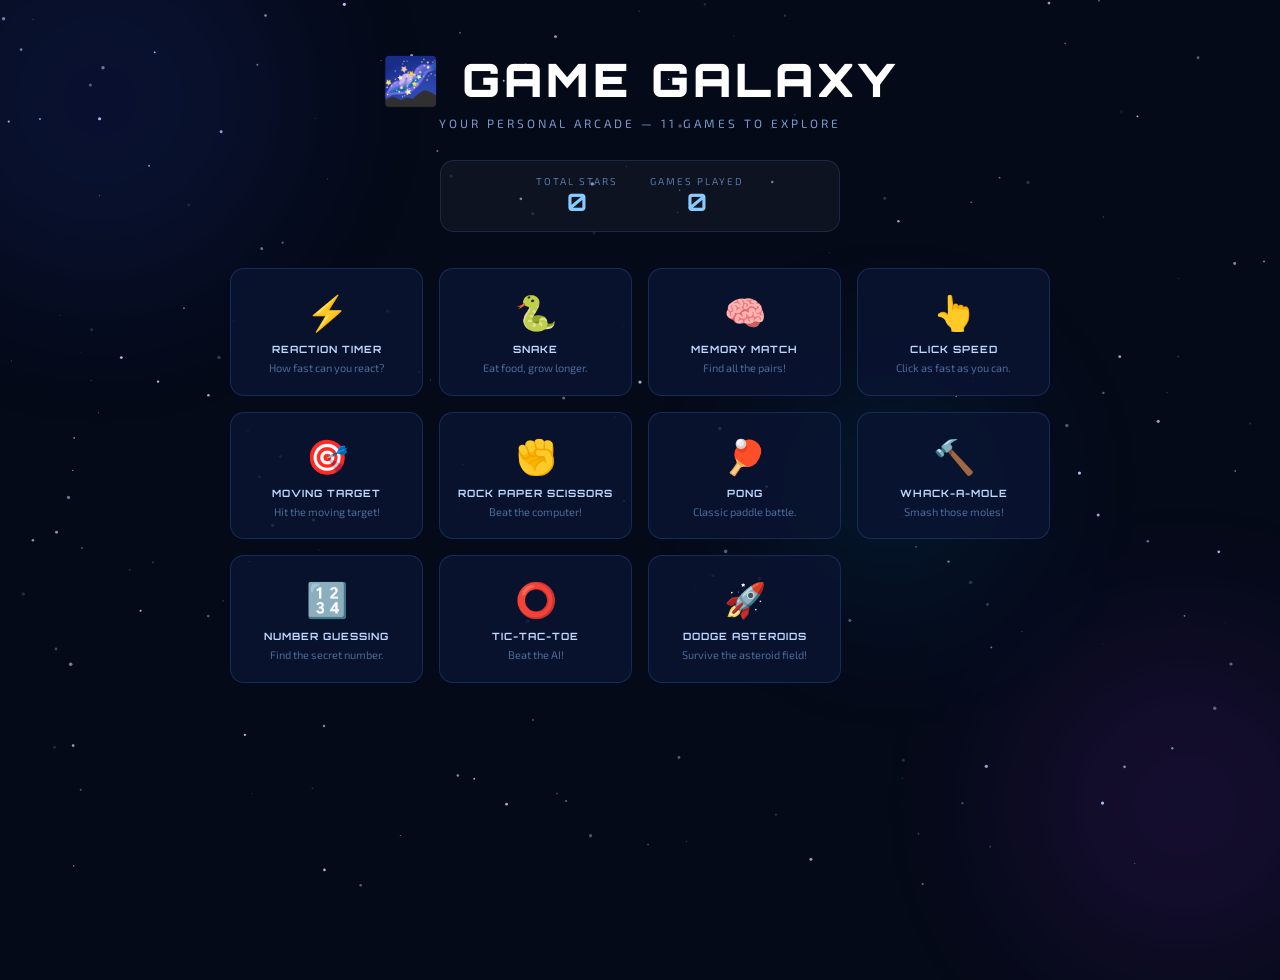
<file: index.html>
<!DOCTYPE html>
<html lang="en">
<head>
<meta charset="UTF-8">
<meta name="viewport" content="width=device-width, initial-scale=1.0">
<title>🌌 Game Galaxy</title>
<link rel="stylesheet" href="style.css">
<style>
  header { text-align: center; padding: 50px 20px 30px; }
  header h1 { font-size: clamp(26px, 6vw, 46px); margin-bottom: 8px; }
  header p { font-size: 12px; color: #7899cc; letter-spacing: 3px; text-transform: uppercase; }
  .score-bar {
    display: flex; justify-content: center; gap: 32px;
    max-width: 400px; margin: 0 auto 36px;
    padding: 14px 24px;
    background: rgba(255,255,255,0.04);
    border: 1px solid rgba(100,160,255,0.15);
    border-radius: 14px;
  }
  .score-item { text-align: center; }
  .score-label { font-size: 10px; color: #5577aa; letter-spacing: 2px; text-transform: uppercase; }
  .score-value { font-family: 'Orbitron', monospace; font-size: 24px; font-weight: 700; color: #88ccff; }
  .grid {
    display: grid;
    grid-template-columns: repeat(auto-fill, minmax(160px, 1fr));
    gap: 16px; max-width: 860px; margin: 0 auto; padding: 0 20px 60px;
  }
  .card {
    background: rgba(10,20,50,0.85);
    border: 1px solid rgba(80,140,255,0.2);
    border-radius: 14px; padding: 22px 14px 18px;
    text-align: center; cursor: pointer;
    transition: transform 0.2s, border-color 0.2s, background 0.2s;
    text-decoration: none; display: block; color: inherit;
  }
  .card:hover { transform: translateY(-5px); border-color: rgba(100,180,255,0.6); background: rgba(20,40,90,0.9); }
  .card-icon { font-size: 34px; display: block; margin-bottom: 10px; }
  .card-name { font-family: 'Orbitron', monospace; font-size: 10px; font-weight: 700; color: #c0d8ff; letter-spacing: 1px; text-transform: uppercase; margin-bottom: 5px; }
  .card-desc { font-size: 11px; color: #4a6a99; line-height: 1.5; }
</style>
</head>
<body>
<canvas id="starfield"></canvas>
<div class="nebula nebula-1"></div>
<div class="nebula nebula-2"></div>
<div class="nebula nebula-3"></div>
<div class="content">
  <header>
    <h1>🌌 Game Galaxy</h1>
    <p>Your personal arcade — 11 games to explore</p>
  </header>
  <div class="score-bar">
    <div class="score-item">
      <div class="score-label">Total Stars</div>
      <div class="score-value" id="total-stars">0</div>
    </div>
    <div class="score-item">
      <div class="score-label">Games Played</div>
      <div class="score-value" id="games-played">0</div>
    </div>
  </div>
  <div class="grid">
    <a class="card" href="https://evan64721.github.io/GameGalaxy/reaction.html">
      <span class="card-icon">⚡</span>
      <div class="card-name">Reaction Timer</div>
      <div class="card-desc">How fast can you react?</div>
    </a>
    <a class="card" href="https://evan64721.github.io/GameGalaxy/snake.html">
      <span class="card-icon">🐍</span>
      <div class="card-name">Snake</div>
      <div class="card-desc">Eat food, grow longer.</div>
    </a>
    <a class="card" href="https://evan64721.github.io/GameGalaxy/memory.html">
      <span class="card-icon">🧠</span>
      <div class="card-name">Memory Match</div>
      <div class="card-desc">Find all the pairs!</div>
    </a>
    <a class="card" href="https://evan64721.github.io/GameGalaxy/click.html">
      <span class="card-icon">👆</span>
      <div class="card-name">Click Speed</div>
      <div class="card-desc">Click as fast as you can.</div>
    </a>
    <a class="card" href="https://evan64721.github.io/GameGalaxy/target.html">
      <span class="card-icon">🎯</span>
      <div class="card-name">Moving Target</div>
      <div class="card-desc">Hit the moving target!</div>
    </a>
    <a class="card" href="https://evan64721.github.io/GameGalaxy/rps.html">
      <span class="card-icon">✊</span>
      <div class="card-name">Rock Paper Scissors</div>
      <div class="card-desc">Beat the computer!</div>
    </a>
    <a class="card" href="https://evan64721.github.io/GameGalaxy/pong.html">
      <span class="card-icon">🏓</span>
      <div class="card-name">Pong</div>
      <div class="card-desc">Classic paddle battle.</div>
    </a>
    <a class="card" href="https://evan64721.github.io/GameGalaxy/whack.html">
      <span class="card-icon">🔨</span>
      <div class="card-name">Whack-a-Mole</div>
      <div class="card-desc">Smash those moles!</div>
    </a>
    <a class="card" href="https://evan64721.github.io/GameGalaxy/guess.html">
      <span class="card-icon">🔢</span>
      <div class="card-name">Number Guessing</div>
      <div class="card-desc">Find the secret number.</div>
    </a>
    <a class="card" href="https://evan64721.github.io/GameGalaxy/ttt.html">
      <span class="card-icon">⭕</span>
      <div class="card-name">Tic-Tac-Toe</div>
      <div class="card-desc">Beat the AI!</div>
    </a>
    <a class="card" href="https://evan64721.github.io/GameGalaxy/dodge.html">
      <span class="card-icon">🚀</span>
      <div class="card-name">Dodge Asteroids</div>
      <div class="card-desc">Survive the asteroid field!</div>
    </a>
  </div>
</div>
<script src="stars.js"></script>
<script>
  const stats = JSON.parse(localStorage.getItem('gg-stats') || '{"stars":0,"played":0}');
  document.getElementById('total-stars').textContent = stats.stars;
  document.getElementById('games-played').textContent = stats.played;
</script>
</body>
</html>
</file>
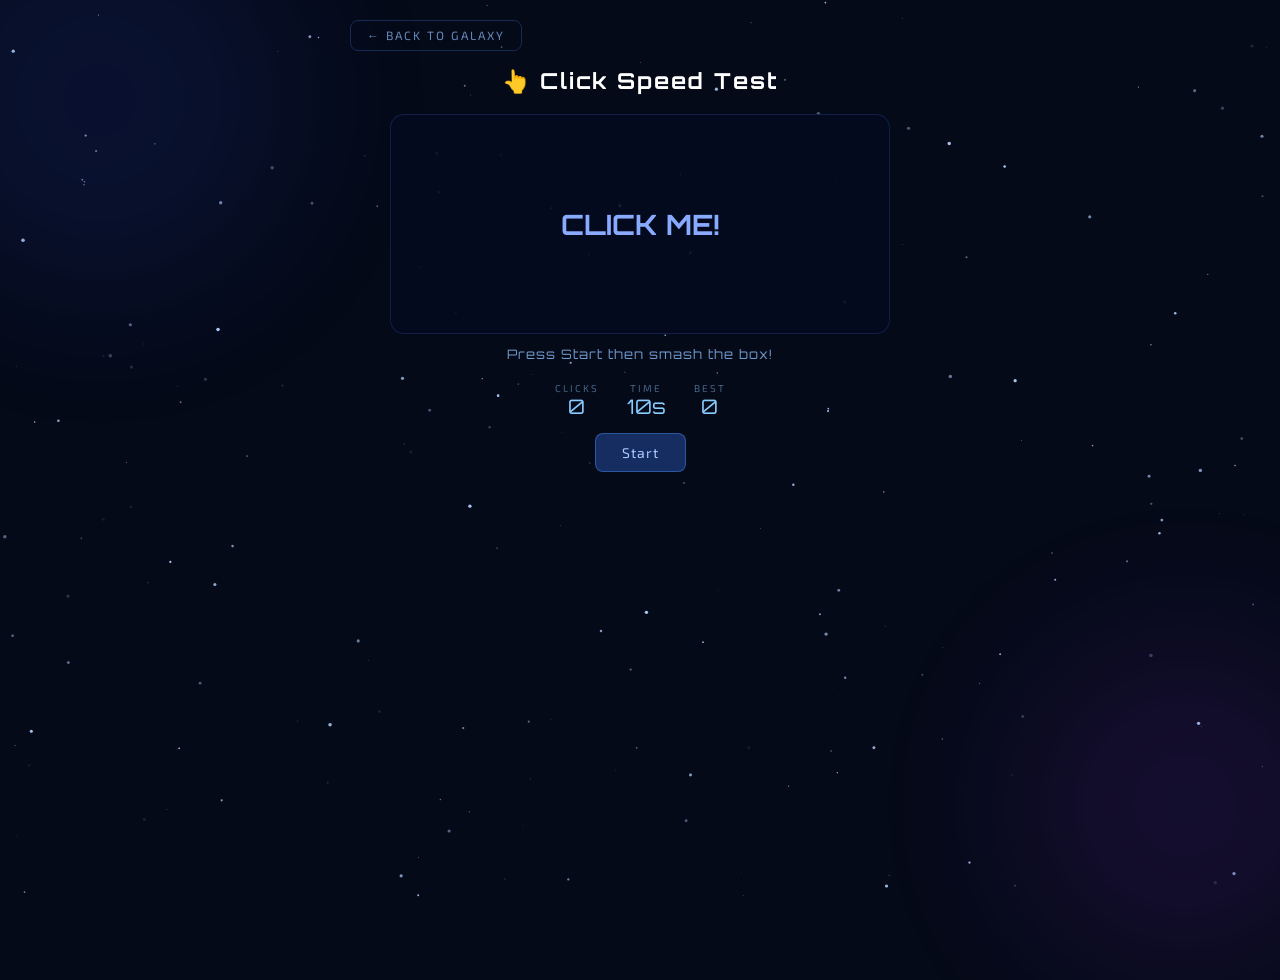
<file: click.html>
<!DOCTYPE html>
<html lang="en">
<head>
<meta charset="UTF-8">
<meta name="viewport" content="width=device-width, initial-scale=1.0">
<title>Click Speed — Game Galaxy</title>
<link rel="stylesheet" href="style.css">
<style>
  #box {
    width:100%; max-width:500px; height:220px; margin:0 auto;
    display:flex; align-items:center; justify-content:center;
    border-radius:14px; cursor:pointer;
    font-family:'Orbitron',monospace; font-size:28px; font-weight:700;
    color:#88aaff; background:rgba(5,10,30,0.9);
    border:1px solid rgba(60,120,255,0.2); user-select:none;
    transition:background 0.1s, border-color 0.1s;
  }
  #box.active { border-color:rgba(100,180,255,0.5); background:rgba(10,25,70,0.9); }
  #box:active { background:rgba(20,45,100,0.9); }
</style>
</head>
<body>
<canvas id="starfield"></canvas>
<div class="nebula nebula-1"></div>
<div class="nebula nebula-2"></div>
<div class="content">
  <div class="game-wrap">
    <a class="back-btn" href="https://evan64721.github.io/GameGalaxy/" onclick="event.preventDefault();navigate('https://evan64721.github.io/GameGalaxy/')">← Back to Galaxy</a>
    <h2 class="game-title">👆 Click Speed Test</h2>
    <div id="box" onclick="doClick()">CLICK ME!</div>
    <div class="msg" id="msg">Press Start then smash the box!</div>
    <div class="stat-row">
      <div class="stat-item"><div class="stat-lbl">Clicks</div><div class="stat-val" id="clicks">0</div></div>
      <div class="stat-item"><div class="stat-lbl">Time</div><div class="stat-val" id="time">10s</div></div>
      <div class="stat-item"><div class="stat-lbl">Best</div><div class="stat-val" id="best">0</div></div>
    </div>
    <div class="controls"><button class="btn" id="startBtn" onclick="startGame()">Start</button></div>
  </div>
</div>
<script src="stars.js"></script>
<script>
  let count=0, running=false, timeLeft=10, interval=null;
  const saved=loadScore('click');
  let best=saved.best||0;
  document.getElementById('best').textContent=best;

  function startGame() {
    if(running) return;
    count=0; timeLeft=10; running=true;
    document.getElementById('clicks').textContent='0';
    document.getElementById('time').textContent='10s';
    document.getElementById('msg').textContent='GO! Smash the box!';
    document.getElementById('startBtn').disabled=true;
    document.getElementById('box').classList.add('active');
    clearInterval(interval);
    interval=setInterval(()=>{
      timeLeft--; document.getElementById('time').textContent=timeLeft+'s';
      if(timeLeft<=0) {
        clearInterval(interval); running=false;
        document.getElementById('startBtn').disabled=false;
        document.getElementById('box').classList.remove('active');
        if(count>best){best=count; document.getElementById('best').textContent=best;}
        const s=count>=80?3:count>=50?2:1;
        document.getElementById('msg').textContent=count+' clicks! '+'⭐'.repeat(s);
        saveScore('click',{best,stars:s});
      }
    },1000);
  }

  function doClick() {
    if(!running) return;
    count++; document.getElementById('clicks').textContent=count;
  }
</script>
</body>
</html>
</file>
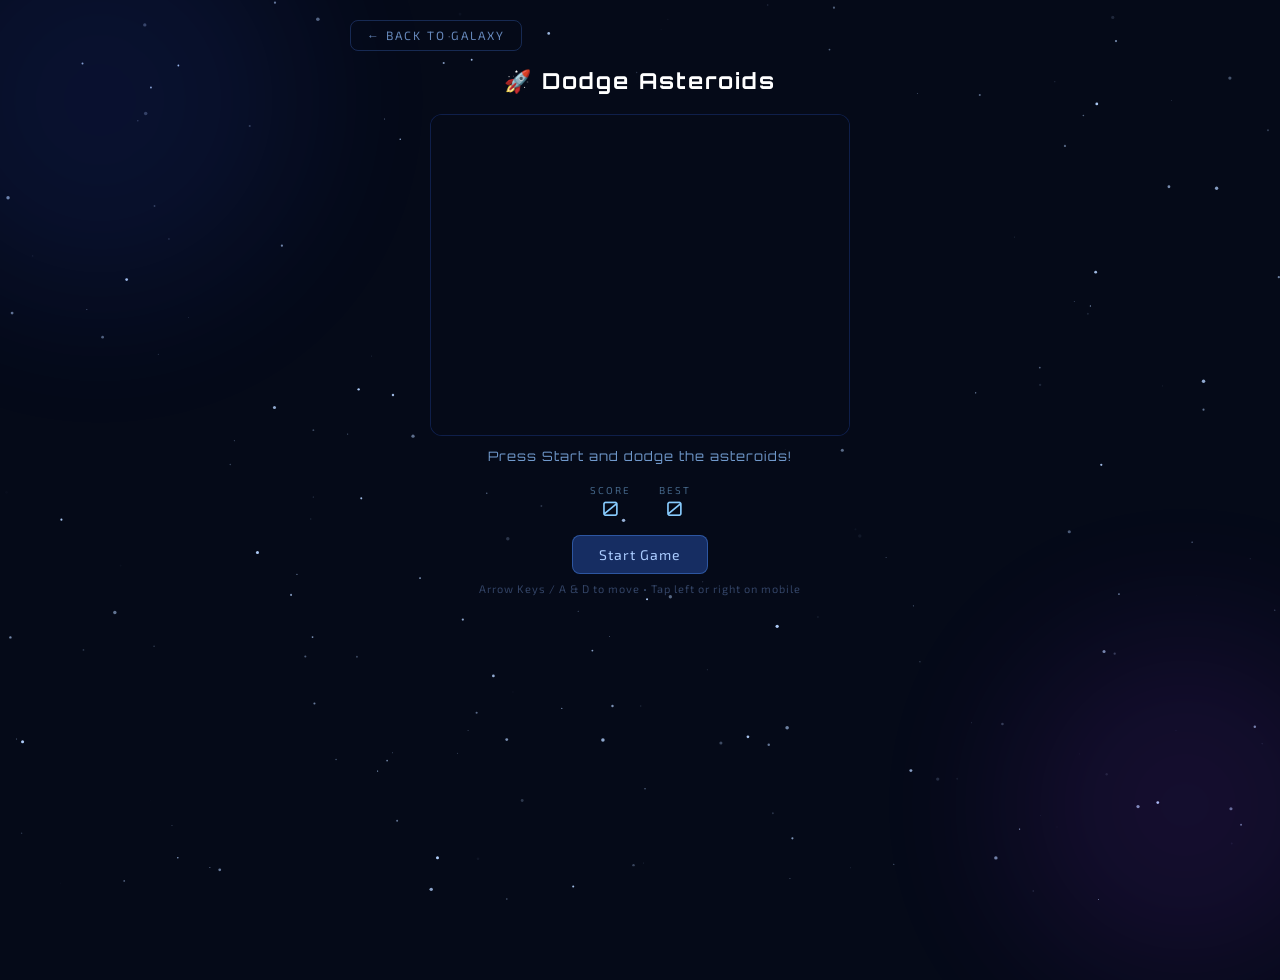
<file: dodge.html>
<!DOCTYPE html>
<html lang="en">
<head>
<meta charset="UTF-8">
<meta name="viewport" content="width=device-width, initial-scale=1.0">
<title>Dodge Asteroids — Game Galaxy</title>
<link rel="stylesheet" href="style.css">
</head>
<body>
<canvas id="starfield"></canvas>
<div class="nebula nebula-1"></div>
<div class="nebula nebula-2"></div>
<div class="content">
  <div class="game-wrap">
    <a class="back-btn" href="https://evan64721.github.io/GameGalaxy/" onclick="event.preventDefault();navigate('https://evan64721.github.io/GameGalaxy/')">← Back to Galaxy</a>
    <h2 class="game-title">🚀 Dodge Asteroids</h2>
    <div class="canvas-wrap" style="max-width:420px;">
      <canvas id="game" width="420" height="320"></canvas>
    </div>
    <div class="msg" id="msg">Press Start and dodge the asteroids!</div>
    <div class="stat-row">
      <div class="stat-item"><div class="stat-lbl">Score</div><div class="stat-val" id="score">0</div></div>
      <div class="stat-item"><div class="stat-lbl">Best</div><div class="stat-val" id="best">0</div></div>
    </div>
    <div class="controls"><button class="btn" id="startBtn" onclick="startGame()">Start Game</button></div>
    <p class="hint">Arrow Keys / A & D to move • Tap left or right on mobile</p>
  </div>
</div>
<script src="stars.js"></script>
<script>
  const canvas=document.getElementById('game'), ctx=canvas.getContext('2d');
  const W=420,H=320;
  const saved=loadScore('dodge');
  let best=saved.best||0;
  document.getElementById('best').textContent=best;
  let shipX,asteroids,score,raf,running=false,keys={},lastSpawn=0;

  document.addEventListener('keydown',e=>{keys[e.key]=true;if(['ArrowLeft','ArrowRight','a','d'].includes(e.key))e.preventDefault();});
  document.addEventListener('keyup',e=>keys[e.key]=false);
  canvas.addEventListener('touchstart',e=>{
    const r=canvas.getBoundingClientRect();
    if(e.touches[0].clientX-r.left<r.width/2)keys['ArrowLeft']=true; else keys['ArrowRight']=true;
  },{passive:true});
  canvas.addEventListener('touchend',()=>{keys['ArrowLeft']=false;keys['ArrowRight']=false;},{passive:true});

  function startGame(){
    shipX=W/2; asteroids=[]; score=0; running=true; lastSpawn=0;
    document.getElementById('score').textContent='0';
    document.getElementById('msg').textContent='Dodge the asteroids!';
    document.getElementById('startBtn').textContent='Restart';
    if(raf)cancelAnimationFrame(raf); loop(0);
  }

  function loop(ts){
    if(!running) return;
    if(ts-lastSpawn>Math.max(350,800-score*0.4)){
      asteroids.push({x:20+Math.random()*(W-40),y:-16,r:8+Math.random()*12,vy:1.8+Math.random()*2+score*0.004});
      lastSpawn=ts;
    }
    if(keys['ArrowLeft']||keys['a'])shipX=Math.max(16,shipX-5);
    if(keys['ArrowRight']||keys['d'])shipX=Math.min(W-16,shipX+5);
    asteroids.forEach(a=>a.y+=a.vy);
    asteroids=asteroids.filter(a=>a.y<H+30);
    score++; document.getElementById('score').textContent=score;
    const sy=H-44;
    for(const a of asteroids){
      const dx=a.x-shipX,dy=a.y-sy;
      if(Math.sqrt(dx*dx+dy*dy)<a.r+13){
        running=false;
        if(score>best){best=score; document.getElementById('best').textContent=best;}
        const s=score>=500?3:score>=200?2:1;
        document.getElementById('msg').textContent='💥 Crashed! Score: '+score+' '+'⭐'.repeat(s);
        document.getElementById('startBtn').textContent='Try Again';
        saveScore('dodge',{best,stars:s});
        draw(sy); ctx.fillStyle='rgba(200,50,50,0.3)'; ctx.fillRect(0,0,W,H); return;
      }
    }
    draw(sy); raf=requestAnimationFrame(loop);
  }

  function draw(sy){
    ctx.fillStyle='#050a18'; ctx.fillRect(0,0,W,H);
    asteroids.forEach(a=>{
      ctx.fillStyle='#7a5c3a'; ctx.beginPath(); ctx.arc(a.x,a.y,a.r,0,Math.PI*2); ctx.fill();
      ctx.strokeStyle='#aa8855'; ctx.lineWidth=1.5; ctx.stroke();
    });
    ctx.fillStyle='#4488ff';
    ctx.beginPath(); ctx.moveTo(shipX,sy-18); ctx.lineTo(shipX-14,sy+16); ctx.lineTo(shipX,sy+9); ctx.lineTo(shipX+14,sy+16); ctx.closePath(); ctx.fill();
    ctx.fillStyle=`rgba(255,${130+Math.floor(Math.random()*80)},30,0.9)`;
    ctx.beginPath(); ctx.moveTo(shipX-8,sy+9); ctx.lineTo(shipX,sy+26+Math.random()*8); ctx.lineTo(shipX+8,sy+9); ctx.closePath(); ctx.fill();
  }

  ctx.fillStyle='#050a18'; ctx.fillRect(0,0,W,H);
</script>
</body>
</html>
</file>
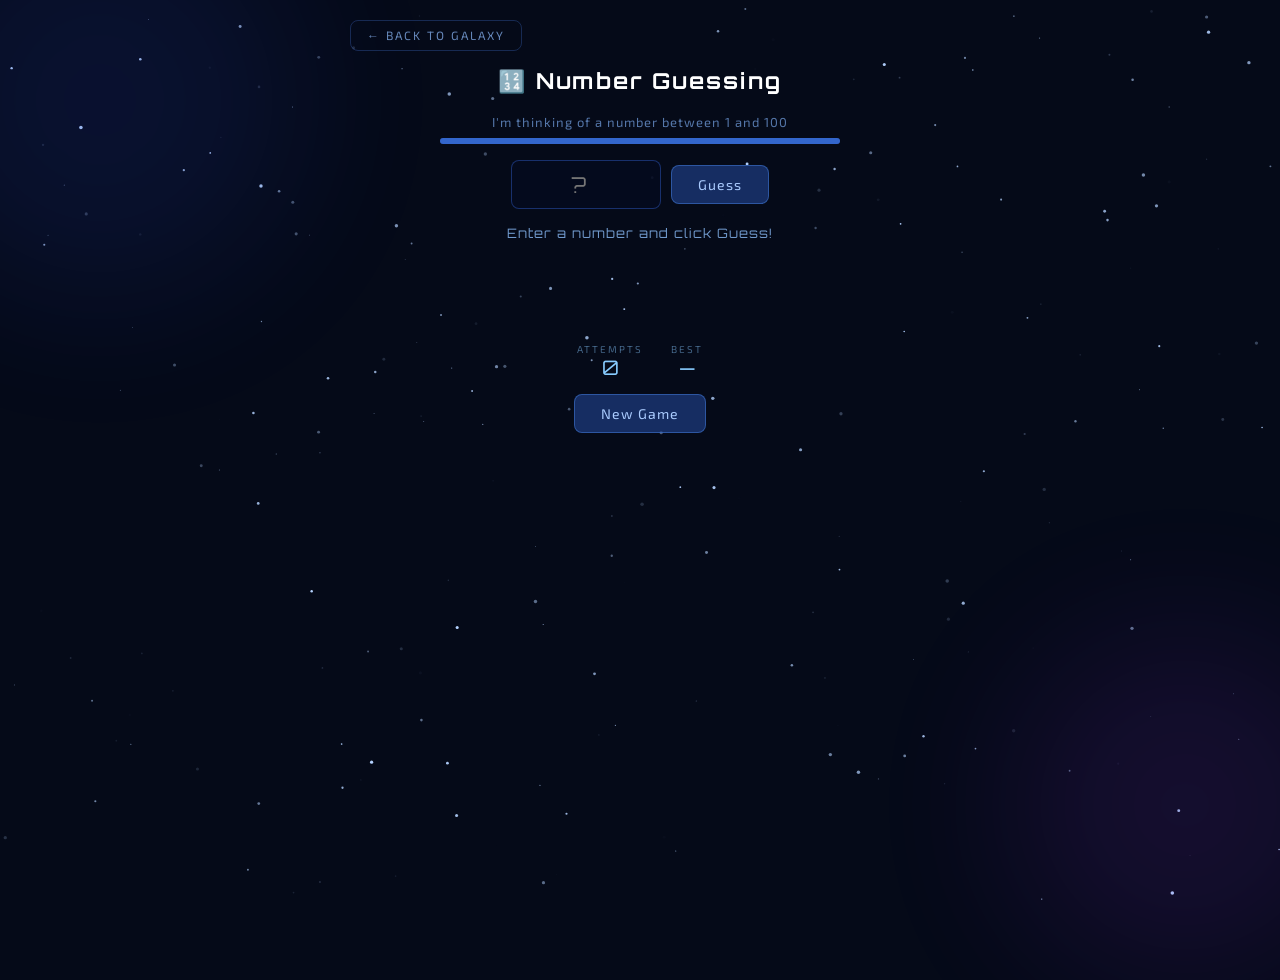
<file: guess.html>
<!DOCTYPE html>
<html lang="en">
<head>
<meta charset="UTF-8">
<meta name="viewport" content="width=device-width, initial-scale=1.0">
<title>Number Guessing — Game Galaxy</title>
<link rel="stylesheet" href="style.css">
<style>
  .input-row{display:flex;gap:10px;justify-content:center;align-items:center;margin:16px 0;}
  #guess-input{
    background:rgba(5,10,30,0.9); border:1px solid rgba(60,120,255,0.35);
    color:#aaccff; font-family:'Orbitron',monospace; font-size:22px;
    text-align:center; padding:10px 18px; border-radius:8px; width:150px; outline:none;
  }
  #guess-input:focus{border-color:#88aaff;}
  .hints{text-align:center;min-height:70px;padding:6px;}
  .tag{display:inline-block;margin:3px;padding:4px 12px;border-radius:20px;font-family:'Orbitron',monospace;font-size:11px;}
  .tag-low,.tag-high{background:rgba(10,20,60,0.8);color:#4466aa;}
  .tag-warm{background:rgba(80,40,10,0.8);color:#ffaa44;}
  .tag-correct{background:rgba(20,80,30,0.8);color:#44ee88;}
  .range-bar{max-width:400px;margin:0 auto 10px;height:6px;background:rgba(30,60,130,0.5);border-radius:3px;}
  #range-fill{height:100%;background:#3366cc;border-radius:3px;transition:width 0.3s,background 0.3s;width:100%;}
</style>
</head>
<body>
<canvas id="starfield"></canvas>
<div class="nebula nebula-1"></div>
<div class="nebula nebula-2"></div>
<div class="content">
  <div class="game-wrap">
    <a class="back-btn" href="https://evan64721.github.io/GameGalaxy/" onclick="event.preventDefault();navigate('https://evan64721.github.io/GameGalaxy/')">← Back to Galaxy</a>
    <h2 class="game-title">🔢 Number Guessing</h2>
    <div style="text-align:center;color:#5577aa;font-size:13px;margin-bottom:8px;letter-spacing:1px;">I'm thinking of a number between 1 and 100</div>
    <div class="range-bar"><div id="range-fill"></div></div>
    <div class="input-row">
      <input id="guess-input" type="number" min="1" max="100" placeholder="?">
      <button class="btn" onclick="makeGuess()">Guess</button>
    </div>
    <div class="msg" id="msg">Enter a number and click Guess!</div>
    <div class="hints" id="hints"></div>
    <div class="stat-row">
      <div class="stat-item"><div class="stat-lbl">Attempts</div><div class="stat-val" id="attempts">0</div></div>
      <div class="stat-item"><div class="stat-lbl">Best</div><div class="stat-val" id="best">—</div></div>
    </div>
    <div class="controls"><button class="btn" onclick="newGame()">New Game</button></div>
  </div>
</div>
<script src="stars.js"></script>
<script>
  let target,attempts,over;
  const saved=loadScore('guess');
  let best=saved.best||Infinity;
  if(saved.best) document.getElementById('best').textContent=saved.best;

  function newGame(){
    target=Math.floor(Math.random()*100)+1; attempts=0; over=false;
    document.getElementById('attempts').textContent='0';
    document.getElementById('msg').textContent='Enter a number and click Guess!';
    document.getElementById('hints').innerHTML='';
    document.getElementById('guess-input').value='';
    document.getElementById('range-fill').style.width='100%';
    document.getElementById('range-fill').style.background='#3366cc';
    document.getElementById('guess-input').focus();
  }

  function makeGuess(){
    if(over) return;
    const val=parseInt(document.getElementById('guess-input').value);
    if(isNaN(val)||val<1||val>100){document.getElementById('msg').textContent='Enter a number 1–100!';return;}
    attempts++; document.getElementById('attempts').textContent=attempts;
    const hints=document.getElementById('hints');
    const tag=document.createElement('span'); tag.className='tag';
    const dist=Math.abs(val-target);
    if(val===target){
      tag.textContent=val+' ✓'; tag.className='tag tag-correct'; hints.appendChild(tag);
      over=true; const s=attempts<=4?3:attempts<=7?2:1;
      document.getElementById('msg').textContent='🎉 Got it in '+attempts+(attempts===1?' try!'>' tries!')+' '+'⭐'.repeat(s);
      if(attempts<best){best=attempts; document.getElementById('best').textContent=best;}
      document.getElementById('range-fill').style.width='100%';
      document.getElementById('range-fill').style.background='#44ee88';
      saveScore('guess',{best,stars:s});
    } else {
      const hot=dist<=5, warm=dist<=15;
      tag.textContent=val+(val<target?' ↑':' ↓');
      tag.className='tag '+(hot||warm?'tag-warm':(val<target?'tag-low':'tag-high'));
      hints.appendChild(tag);
      const pct=Math.max(5,100-(dist/50)*100);
      document.getElementById('range-fill').style.width=pct+'%';
      document.getElementById('range-fill').style.background=hot?'#ff8833':warm?'#ffaa44':'#3366cc';
      document.getElementById('msg').textContent=(val<target?'📈 Too low!':'📉 Too high!')+(hot?' 🔥 Very close!':warm?' Getting warm!':'');
    }
    document.getElementById('guess-input').value='';
    document.getElementById('guess-input').focus();
  }

  document.addEventListener('keydown',e=>{if(e.key==='Enter')makeGuess();});
  newGame();
</script>
</body>
</html>
</file>
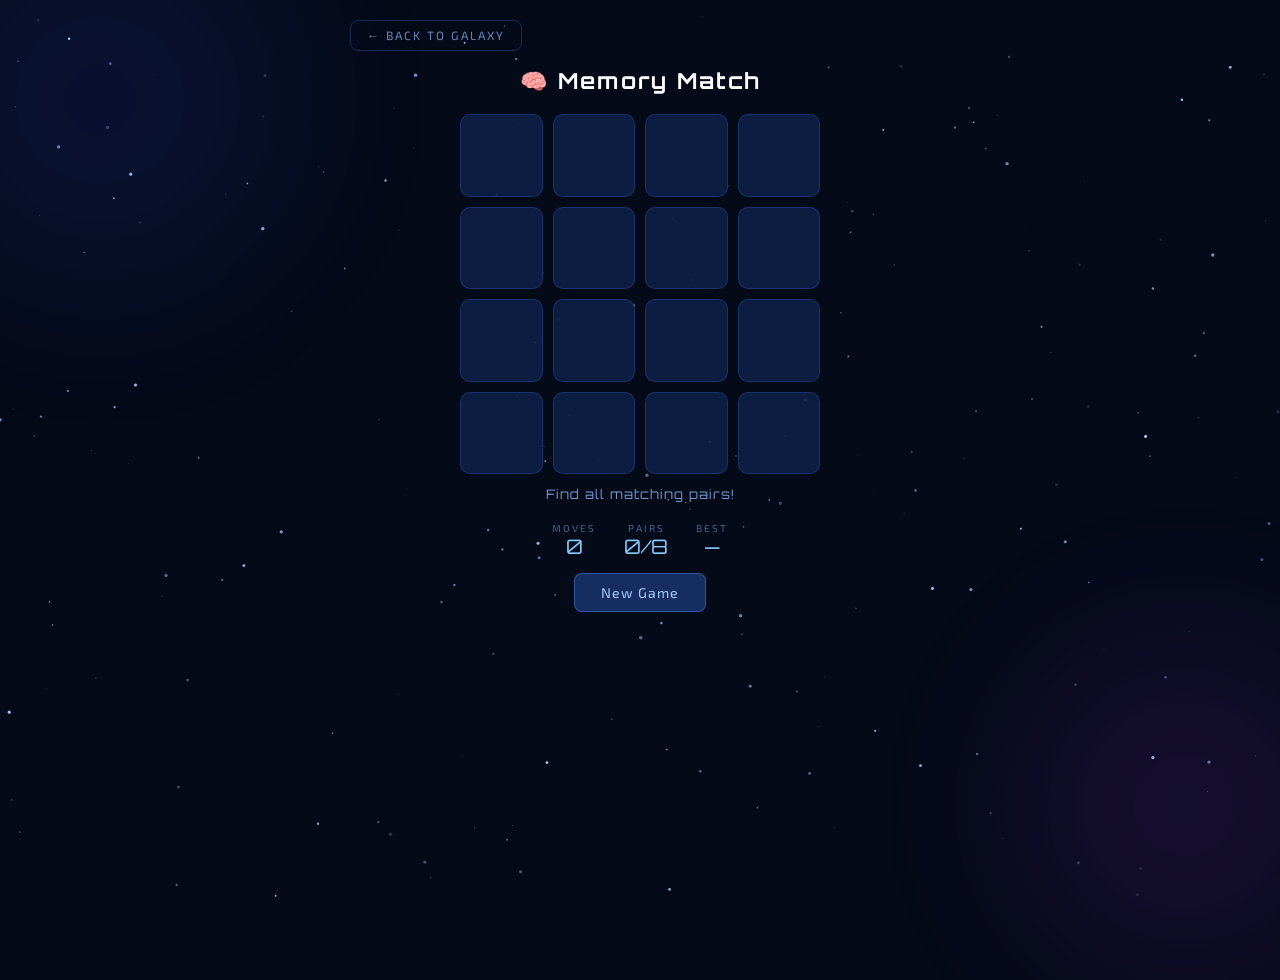
<file: memory.html>
<!DOCTYPE html>
<html lang="en">
<head>
<meta charset="UTF-8">
<meta name="viewport" content="width=device-width, initial-scale=1.0">
<title>Memory Match — Game Galaxy</title>
<link rel="stylesheet" href="style.css">
<style>
  .grid { display:grid; grid-template-columns:repeat(4,1fr); gap:10px; max-width:360px; margin:0 auto; }
  .card {
    aspect-ratio:1; background:rgba(15,30,70,0.9);
    border:1px solid rgba(60,120,255,0.25); border-radius:10px;
    display:flex; align-items:center; justify-content:center;
    font-size:28px; cursor:pointer; user-select:none;
    transition:transform 0.15s, background 0.2s;
  }
  .card:hover:not(.flipped):not(.matched) { transform:scale(1.06); background:rgba(25,50,100,0.9); }
  .card.flipped { background:rgba(30,60,130,0.8); border-color:rgba(100,180,255,0.5); }
  .card.matched { background:rgba(10,60,30,0.8); border-color:rgba(60,220,120,0.5); cursor:default; }
</style>
</head>
<body>
<canvas id="starfield"></canvas>
<div class="nebula nebula-1"></div>
<div class="nebula nebula-2"></div>
<div class="content">
  <div class="game-wrap">
    <a class="back-btn" href="https://evan64721.github.io/GameGalaxy/" onclick="event.preventDefault();navigate('https://evan64721.github.io/GameGalaxy/')">← Back to Galaxy</a>
    <h2 class="game-title">🧠 Memory Match</h2>
    <div class="grid" id="grid"></div>
    <div class="msg" id="msg">Find all matching pairs!</div>
    <div class="stat-row">
      <div class="stat-item"><div class="stat-lbl">Moves</div><div class="stat-val" id="moves">0</div></div>
      <div class="stat-item"><div class="stat-lbl">Pairs</div><div class="stat-val" id="pairs">0/8</div></div>
      <div class="stat-item"><div class="stat-lbl">Best</div><div class="stat-val" id="best">—</div></div>
    </div>
    <div class="controls"><button class="btn" onclick="init()">New Game</button></div>
  </div>
</div>
<script src="stars.js"></script>
<script>
  const emojis = ['🪐','⭐','🌙','🚀','🛸','☄️','🌌','🌠'];
  let cards, flipped, matched, moves, lock;
  const saved = loadScore('memory');
  let best = saved.best || Infinity;
  if (saved.best) document.getElementById('best').textContent = saved.best;

  function init() {
    const syms = [...emojis,...emojis].sort(()=>Math.random()-0.5);
    cards=syms; flipped=[]; matched=0; moves=0; lock=false;
    document.getElementById('moves').textContent='0';
    document.getElementById('pairs').textContent='0/8';
    document.getElementById('msg').textContent='Find all matching pairs!';
    const grid=document.getElementById('grid'); grid.innerHTML='';
    syms.forEach((sym,i)=>{
      const el=document.createElement('div'); el.className='card';
      el.onclick=()=>flip(i,el); grid.appendChild(el);
    });
  }

  function flip(i,el) {
    if(lock||el.classList.contains('flipped')||el.classList.contains('matched')) return;
    el.textContent=cards[i]; el.classList.add('flipped'); flipped.push({i,el});
    if(flipped.length===2) {
      lock=true; moves++; document.getElementById('moves').textContent=moves;
      const [a,b]=flipped;
      if(cards[a.i]===cards[b.i]) {
        a.el.classList.add('matched'); b.el.classList.add('matched');
        matched++; flipped=[]; lock=false;
        document.getElementById('pairs').textContent=matched+'/8';
        if(matched===8) {
          const s=moves<=12?3:moves<=18?2:1;
          document.getElementById('msg').textContent='🎉 Won in '+moves+' moves! '+'⭐'.repeat(s);
          if(moves<best){best=moves; document.getElementById('best').textContent=best;}
          saveScore('memory',{best,stars:s});
        }
      } else {
        setTimeout(()=>{ a.el.textContent=''; a.el.classList.remove('flipped'); b.el.textContent=''; b.el.classList.remove('flipped'); flipped=[]; lock=false; },900);
      }
    }
  }
  init();
</script>
</body>
</html>
</file>
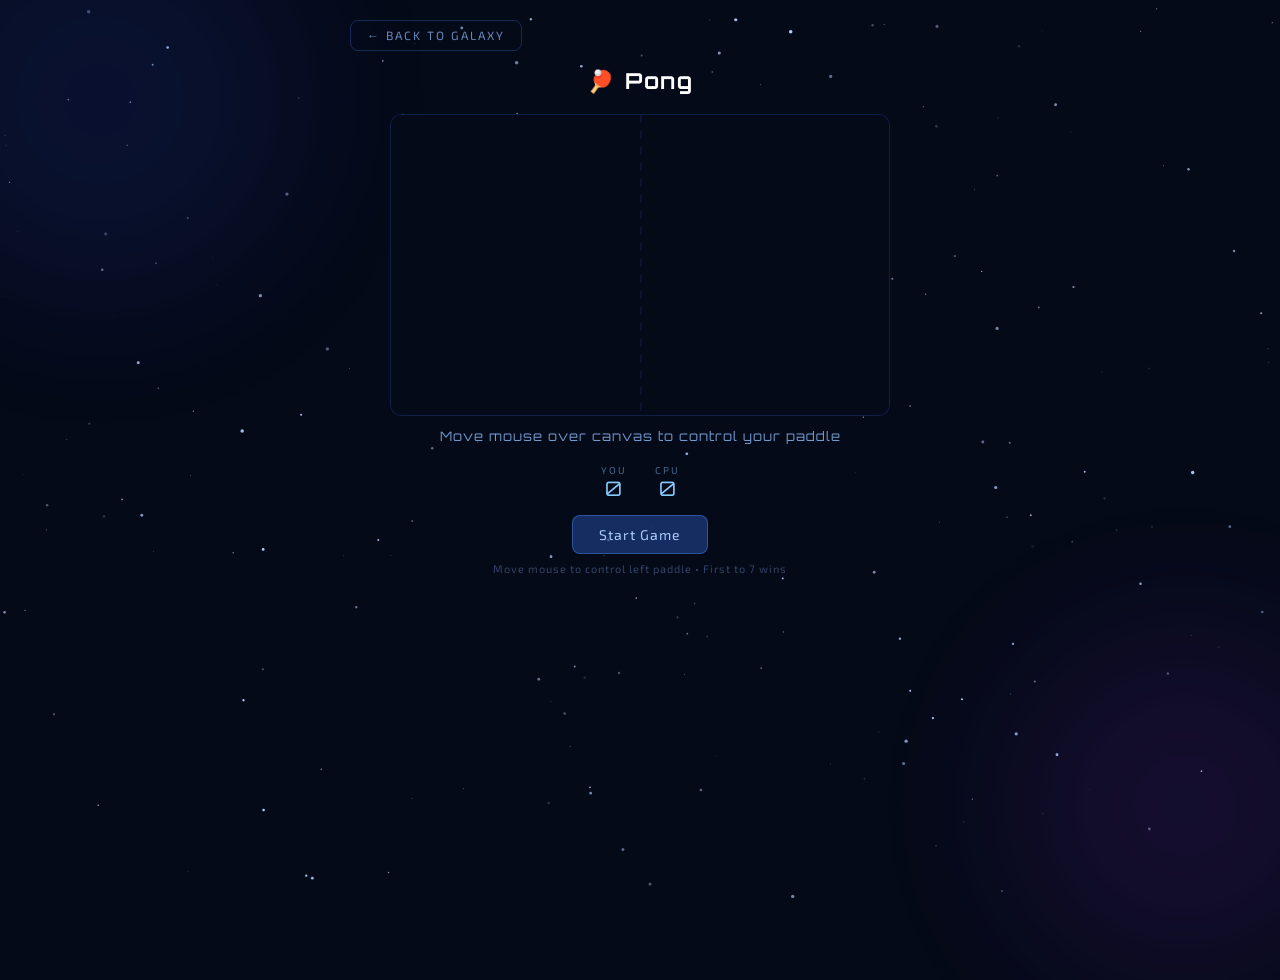
<file: pong.html>
<!DOCTYPE html>
<html lang="en">
<head>
<meta charset="UTF-8">
<meta name="viewport" content="width=device-width, initial-scale=1.0">
<title>Pong — Game Galaxy</title>
<link rel="stylesheet" href="style.css">
</head>
<body>
<canvas id="starfield"></canvas>
<div class="nebula nebula-1"></div>
<div class="nebula nebula-2"></div>
<div class="content">
  <div class="game-wrap">
    <a class="back-btn" href="https://evan64721.github.io/GameGalaxy/" onclick="event.preventDefault();navigate('https://evan64721.github.io/GameGalaxy/')">← Back to Galaxy</a>
    <h2 class="game-title">🏓 Pong</h2>
    <div class="canvas-wrap" style="max-width:500px;">
      <canvas id="game" width="500" height="300"></canvas>
    </div>
    <div class="msg" id="msg">Move mouse over canvas to control your paddle</div>
    <div class="stat-row">
      <div class="stat-item"><div class="stat-lbl">You</div><div class="stat-val" id="you">0</div></div>
      <div class="stat-item"><div class="stat-lbl">CPU</div><div class="stat-val" id="cpu">0</div></div>
    </div>
    <div class="controls"><button class="btn" id="startBtn" onclick="startGame()">Start Game</button></div>
    <p class="hint">Move mouse to control left paddle • First to 7 wins</p>
  </div>
</div>
<script src="stars.js"></script>
<script>
  const canvas=document.getElementById('game'), ctx=canvas.getContext('2d');
  const W=500,H=300,PW=12,PH=70,BR=7;
  let ball,paddleY,cpuY,scoreYou=0,scoreCpu=0,raf,running=false;

  canvas.addEventListener('mousemove',e=>{
    const r=canvas.getBoundingClientRect(), scaleY=H/r.height;
    paddleY=(e.clientY-r.top)*scaleY-PH/2;
  });
  canvas.addEventListener('touchmove',e=>{
    e.preventDefault();
    const r=canvas.getBoundingClientRect(), scaleY=H/r.height;
    paddleY=(e.touches[0].clientY-r.top)*scaleY-PH/2;
  },{passive:false});

  function clamp(v,a,b){return Math.max(a,Math.min(b,v));}

  function startGame() {
    ball={x:W/2,y:H/2,vx:4*(Math.random()>.5?1:-1),vy:3*(Math.random()>.5?1:-1)};
    paddleY=H/2-PH/2; cpuY=H/2-PH/2; scoreYou=0; scoreCpu=0;
    document.getElementById('you').textContent='0';
    document.getElementById('cpu').textContent='0';
    document.getElementById('msg').textContent='Move your mouse to control the paddle!';
    document.getElementById('startBtn').textContent='Restart';
    running=true; if(raf)cancelAnimationFrame(raf); loop();
  }

  function loop() {
    if(!running) return;
    ball.x+=ball.vx; ball.y+=ball.vy;
    if(ball.y-BR<0){ball.y=BR;ball.vy=Math.abs(ball.vy);}
    if(ball.y+BR>H){ball.y=H-BR;ball.vy=-Math.abs(ball.vy);}
    paddleY=clamp(paddleY,0,H-PH);
    const cc=cpuY+PH/2;
    if(cc<ball.y-3)cpuY+=3; else if(cc>ball.y+3)cpuY-=3;
    cpuY=clamp(cpuY,0,H-PH);
    if(ball.x-BR<PW+14&&ball.y>paddleY&&ball.y<paddleY+PH){ball.vx=Math.abs(ball.vx)*1.04;ball.vy+=(ball.y-(paddleY+PH/2))*0.1;ball.x=PW+14+BR;}
    if(ball.x+BR>W-PW-14&&ball.y>cpuY&&ball.y<cpuY+PH){ball.vx=-Math.abs(ball.vx)*1.04;ball.vy+=(ball.y-(cpuY+PH/2))*0.1;ball.x=W-PW-14-BR;}
    ball.vx=clamp(ball.vx,-10,10); ball.vy=clamp(ball.vy,-8,8);
    if(ball.x<0){scoreCpu++;document.getElementById('cpu').textContent=scoreCpu;ball={x:W/2,y:H/2,vx:4,vy:3*(Math.random()>.5?1:-1)};}
    if(ball.x>W){scoreYou++;document.getElementById('you').textContent=scoreYou;ball={x:W/2,y:H/2,vx:-4,vy:3*(Math.random()>.5?1:-1)};}
    if(scoreYou>=7||scoreCpu>=7){
      running=false; const won=scoreYou>=7;
      document.getElementById('msg').textContent=won?'🎉 You win!':'CPU wins! Try again.';
      document.getElementById('startBtn').textContent='Play Again';
      saveScore('pong',{stars:won?3:1}); draw(); return;
    }
    draw(); raf=requestAnimationFrame(loop);
  }

  function draw() {
    ctx.fillStyle='#050a18'; ctx.fillRect(0,0,W,H);
    ctx.setLineDash([8,8]); ctx.strokeStyle='rgba(60,100,200,0.25)';
    ctx.beginPath(); ctx.moveTo(W/2,0); ctx.lineTo(W/2,H); ctx.stroke(); ctx.setLineDash([]);
    ctx.fillStyle='#3366cc'; ctx.fillRect(12,paddleY,PW,PH);
    ctx.fillStyle='#cc3366'; ctx.fillRect(W-PW-12,cpuY,PW,PH);
    ctx.fillStyle='#aaccff'; ctx.beginPath(); ctx.arc(ball.x,ball.y,BR,0,Math.PI*2); ctx.fill();
  }

  ctx.fillStyle='#050a18'; ctx.fillRect(0,0,W,H);
  ctx.setLineDash([8,8]); ctx.strokeStyle='rgba(60,100,200,0.25)';
  ctx.beginPath(); ctx.moveTo(W/2,0); ctx.lineTo(W/2,H); ctx.stroke(); ctx.setLineDash([]);
</script>
</body>
</html>
</file>
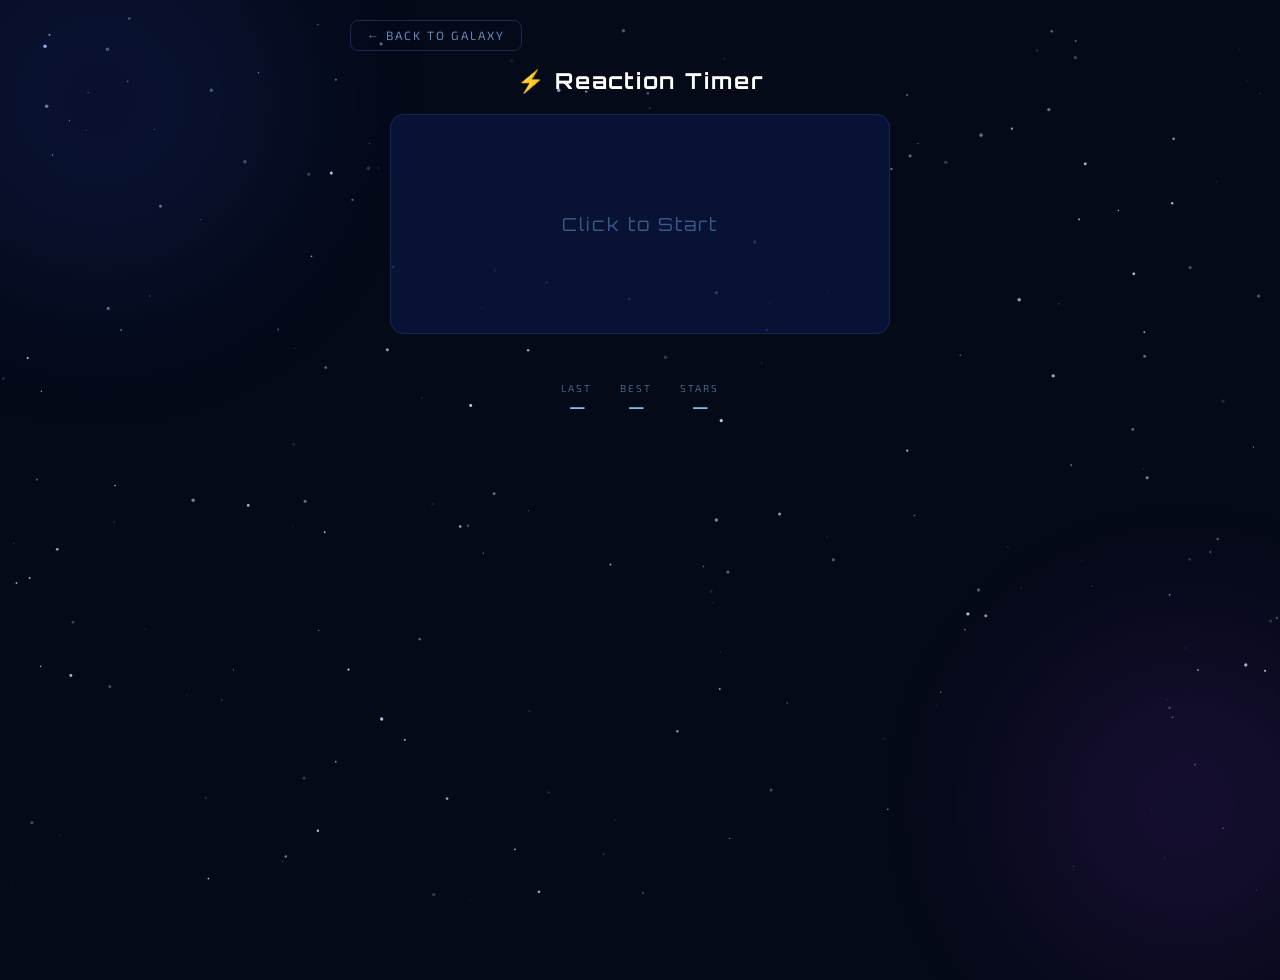
<file: reaction.html>
<!DOCTYPE html>
<html lang="en">
<head>
<meta charset="UTF-8">
<meta name="viewport" content="width=device-width, initial-scale=1.0">
<title>Reaction Timer — Game Galaxy</title>
<link rel="stylesheet" href="style.css">
<style>
  #box {
    width: 100%; max-width: 500px; height: 220px; margin: 0 auto;
    display: flex; align-items: center; justify-content: center;
    border-radius: 14px; cursor: pointer;
    font-family: 'Orbitron', monospace; font-size: 18px; letter-spacing: 2px;
    border: 1px solid rgba(60,120,255,0.2);
    background: rgba(10,20,60,0.8); color: #3a5a88;
    user-select: none; transition: background 0.3s, color 0.3s, border-color 0.3s;
  }
  #box.go { background: rgba(10,80,30,0.9); color: #44ff88; border-color: rgba(60,220,100,0.4); }
  #box.early { background: rgba(80,10,10,0.9); color: #ff4444; border-color: rgba(220,60,60,0.4); }
  #box.result { background: rgba(10,30,80,0.9); color: #aaccff; border-color: rgba(100,160,255,0.4); }
</style>
</head>
<body>
<canvas id="starfield"></canvas>
<div class="nebula nebula-1"></div>
<div class="nebula nebula-2"></div>
<div class="content">
  <div class="game-wrap">
    <a class="back-btn" href="https://evan64721.github.io/GameGalaxy/" onclick="event.preventDefault();navigate('https://evan64721.github.io/GameGalaxy/')">← Back to Galaxy</a>
    <h2 class="game-title">⚡ Reaction Timer</h2>
    <div id="box" onclick="handleClick()">Click to Start</div>
    <div class="msg" id="msg"></div>
    <div class="stat-row">
      <div class="stat-item"><div class="stat-lbl">Last</div><div class="stat-val" id="last">—</div></div>
      <div class="stat-item"><div class="stat-lbl">Best</div><div class="stat-val" id="best">—</div></div>
      <div class="stat-item"><div class="stat-lbl">Stars</div><div class="stat-val" id="stars">—</div></div>
    </div>
  </div>
</div>
<script src="stars.js"></script>
<script>
  let state = 'idle', startTime = 0, timer = null;
  const saved = loadScore('reaction');
  let best = saved.best || Infinity;
  if (saved.best) document.getElementById('best').textContent = saved.best + 'ms';

  function handleClick() {
    const box = document.getElementById('box'), msg = document.getElementById('msg');
    if (state === 'idle') {
      state = 'waiting'; box.className = '';
      box.textContent = 'Wait for green...'; msg.textContent = '';
      timer = setTimeout(() => {
        box.className = 'go'; box.textContent = 'CLICK NOW!';
        startTime = Date.now(); state = 'go';
      }, 1500 + Math.random() * 3500);
    } else if (state === 'waiting') {
      clearTimeout(timer); state = 'idle';
      box.className = 'early'; box.textContent = 'Too early! Click to try again.';
    } else if (state === 'go') {
      const ms = Date.now() - startTime; state = 'idle';
      document.getElementById('last').textContent = ms + 'ms';
      if (ms < best) { best = ms; document.getElementById('best').textContent = ms + 'ms'; }
      const s = ms < 200 ? 3 : ms < 350 ? 2 : 1;
      document.getElementById('stars').textContent = '⭐'.repeat(s);
      msg.textContent = s === 3 ? '⭐⭐⭐ Incredible!' : s === 2 ? '⭐⭐ Great!' : '⭐ Good try!';
      box.className = 'result'; box.textContent = ms + 'ms — Click to play again';
      saveScore('reaction', { best, stars: s });
    }
  }
</script>
</body>
</html>
</file>
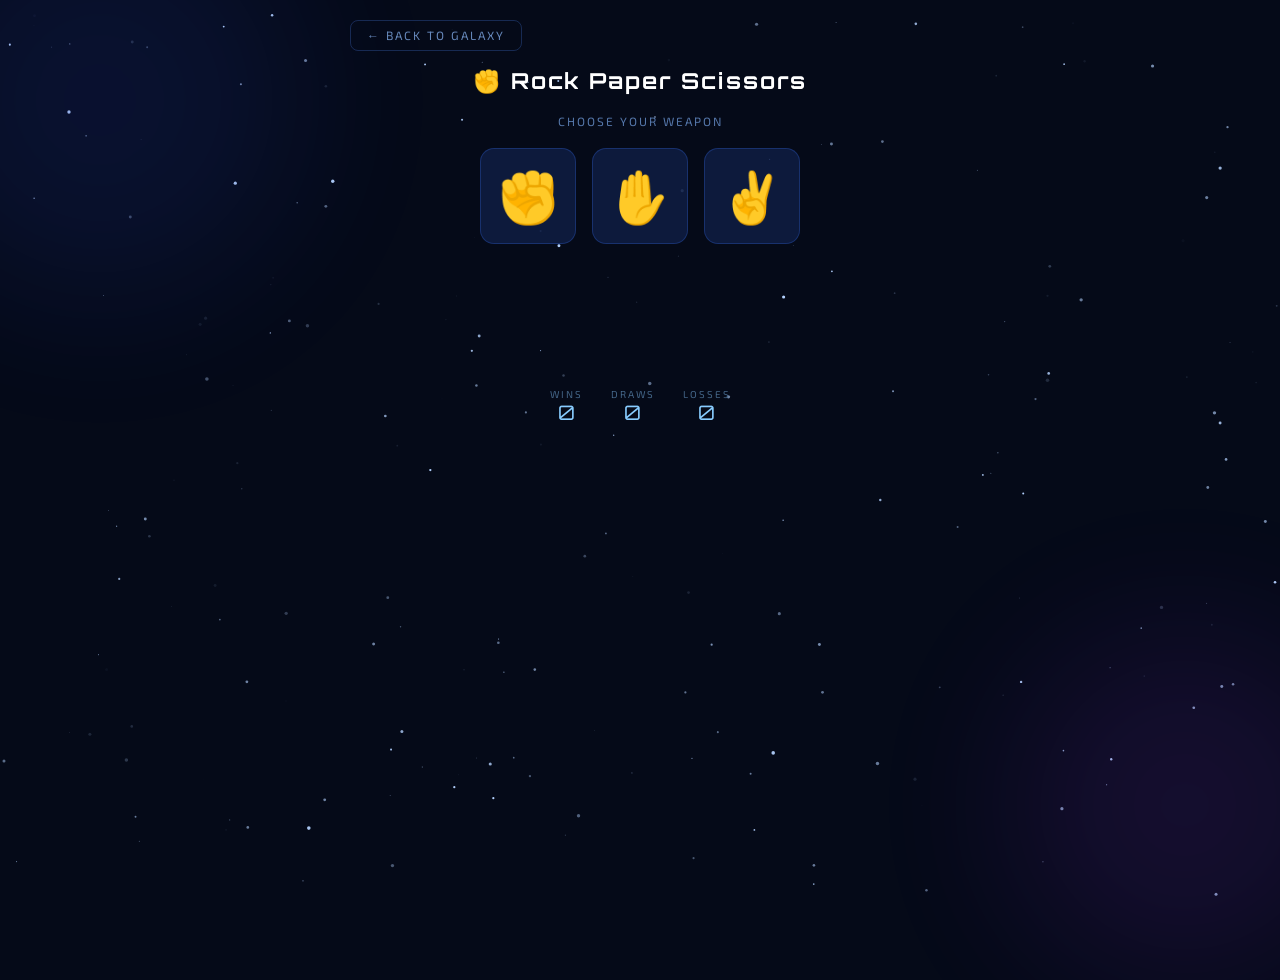
<file: rps.html>
<!DOCTYPE html>
<html lang="en">
<head>
<meta charset="UTF-8">
<meta name="viewport" content="width=device-width, initial-scale=1.0">
<title>Rock Paper Scissors — Game Galaxy</title>
<link rel="stylesheet" href="style.css">
<style>
  .choices { display:flex; gap:16px; justify-content:center; margin:20px 0; }
  .choice {
    font-size:50px; width:96px; height:96px;
    background:rgba(15,30,70,0.8); border:1px solid rgba(60,120,255,0.25);
    border-radius:14px; cursor:pointer; display:flex; align-items:center;
    justify-content:center; transition:transform 0.15s, border-color 0.15s, background 0.15s;
    user-select:none;
  }
  .choice:hover { transform:scale(1.12); border-color:rgba(100,180,255,0.6); background:rgba(30,60,130,0.8); }
  .result-row { display:flex; justify-content:center; align-items:center; gap:28px; font-size:60px; margin:12px 0; }
  .outcome { font-family:'Orbitron',monospace; font-size:22px; font-weight:700; text-align:center; margin:8px 0; }
  .win{color:#44ee88;} .lose{color:#ee4455;} .draw{color:#aabbcc;}
  #result { min-height:110px; }
</style>
</head>
<body>
<canvas id="starfield"></canvas>
<div class="nebula nebula-1"></div>
<div class="nebula nebula-2"></div>
<div class="content">
  <div class="game-wrap">
    <a class="back-btn" href="https://evan64721.github.io/GameGalaxy/" onclick="event.preventDefault();navigate('https://evan64721.github.io/GameGalaxy/')">← Back to Galaxy</a>
    <h2 class="game-title">✊ Rock Paper Scissors</h2>
    <div style="text-align:center;color:#5577aa;font-size:12px;letter-spacing:2px;text-transform:uppercase;margin-bottom:4px;">Choose your weapon</div>
    <div class="choices">
      <div class="choice" onclick="play('rock')">✊</div>
      <div class="choice" onclick="play('paper')">✋</div>
      <div class="choice" onclick="play('scissors')">✌️</div>
    </div>
    <div id="result"></div>
    <div class="stat-row">
      <div class="stat-item"><div class="stat-lbl">Wins</div><div class="stat-val" id="wins">0</div></div>
      <div class="stat-item"><div class="stat-lbl">Draws</div><div class="stat-val" id="draws">0</div></div>
      <div class="stat-item"><div class="stat-lbl">Losses</div><div class="stat-val" id="losses">0</div></div>
    </div>
  </div>
</div>
<script src="stars.js"></script>
<script>
  const icons={rock:'✊',paper:'✋',scissors:'✌️'};
  const beats={rock:'scissors',scissors:'paper',paper:'rock'};
  let wins=0,draws=0,losses=0;

  function play(choice) {
    const cpu=['rock','paper','scissors'][Math.floor(Math.random()*3)];
    let outcome,cls;
    if(choice===cpu){outcome='DRAW';cls='draw';draws++;}
    else if(beats[choice]===cpu){outcome='YOU WIN! 🎉';cls='win';wins++;saveScore('rps',{stars:1});}
    else{outcome='YOU LOSE';cls='lose';losses++;}
    document.getElementById('result').innerHTML=`
      <div class="result-row"><span>${icons[choice]}</span><span style="font-size:16px;color:#446688;">VS</span><span>${icons[cpu]}</span></div>
      <div class="outcome ${cls}">${outcome}</div>`;
    document.getElementById('wins').textContent=wins;
    document.getElementById('draws').textContent=draws;
    document.getElementById('losses').textContent=losses;
  }
</script>
</body>
</html>
</file>
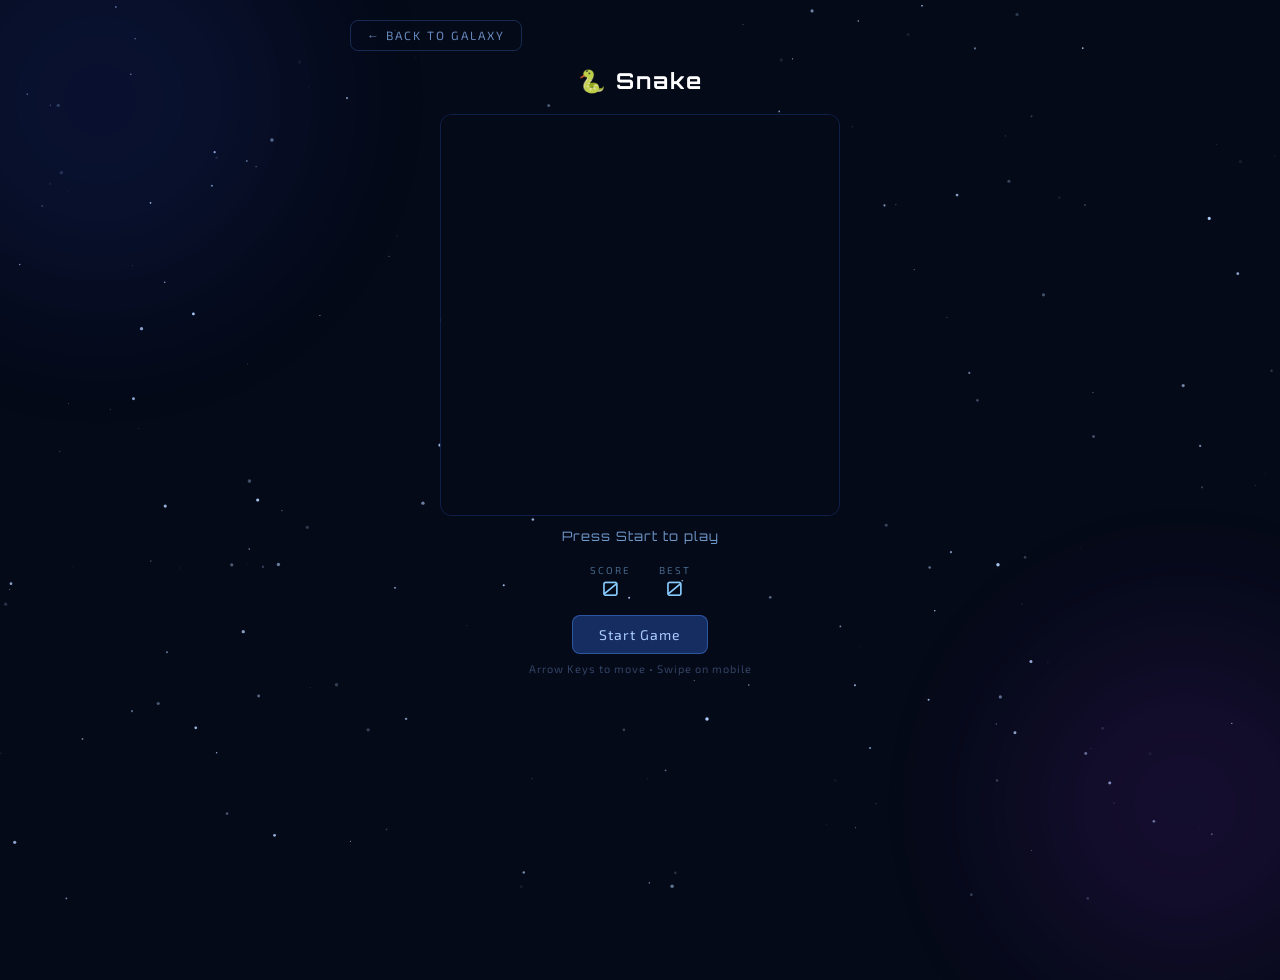
<file: snake.html>
<!DOCTYPE html>
<html lang="en">
<head>
<meta charset="UTF-8">
<meta name="viewport" content="width=device-width, initial-scale=1.0">
<title>Snake — Game Galaxy</title>
<link rel="stylesheet" href="style.css">
</head>
<body>
<canvas id="starfield"></canvas>
<div class="nebula nebula-1"></div>
<div class="nebula nebula-2"></div>
<div class="content">
  <div class="game-wrap">
    <a class="back-btn" href="https://evan64721.github.io/GameGalaxy/" onclick="event.preventDefault();navigate('https://evan64721.github.io/GameGalaxy/')">← Back to Galaxy</a>
    <h2 class="game-title">🐍 Snake</h2>
    <div class="canvas-wrap" style="max-width:400px;">
      <canvas id="game" width="400" height="400"></canvas>
    </div>
    <div class="msg" id="msg">Press Start to play</div>
    <div class="stat-row">
      <div class="stat-item"><div class="stat-lbl">Score</div><div class="stat-val" id="score">0</div></div>
      <div class="stat-item"><div class="stat-lbl">Best</div><div class="stat-val" id="best">0</div></div>
    </div>
    <div class="controls"><button class="btn" id="startBtn" onclick="startGame()">Start Game</button></div>
    <p class="hint">Arrow Keys to move • Swipe on mobile</p>
  </div>
</div>
<script src="stars.js"></script>
<script>
  const canvas = document.getElementById('game'), ctx = canvas.getContext('2d');
  const CELL = 20, COLS = 20, ROWS = 20;
  let snake, dir, nextDir, food, score, interval, running = false;
  const saved = loadScore('snake');
  let best = saved.best || 0;
  document.getElementById('best').textContent = best;

  function startGame() {
    snake = [{x:10,y:10},{x:9,y:10},{x:8,y:10}];
    dir = {x:1,y:0}; nextDir = {x:1,y:0}; score = 0;
    placeFood(); clearInterval(interval); running = true;
    document.getElementById('score').textContent = '0';
    document.getElementById('msg').textContent = '';
    document.getElementById('startBtn').textContent = 'Restart';
    interval = setInterval(tick, 130);
  }

  function placeFood() {
    do { food = {x:Math.floor(Math.random()*COLS), y:Math.floor(Math.random()*ROWS)}; }
    while (snake.some(s => s.x===food.x && s.y===food.y));
  }

  function tick() {
    dir = nextDir;
    const head = {x:snake[0].x+dir.x, y:snake[0].y+dir.y};
    if (head.x<0||head.x>=COLS||head.y<0||head.y>=ROWS||snake.some(s=>s.x===head.x&&s.y===head.y)) {
      clearInterval(interval); running = false;
      if (score > best) { best = score; document.getElementById('best').textContent = best; }
      saveScore('snake', { best, stars: Math.max(1, Math.ceil(score/3)) });
      document.getElementById('msg').textContent = 'Game Over! Score: ' + score;
      return;
    }
    snake.unshift(head);
    if (head.x===food.x && head.y===food.y) { score++; document.getElementById('score').textContent = score; placeFood(); }
    else snake.pop();
    draw();
  }

  function draw() {
    ctx.fillStyle = '#050a18'; ctx.fillRect(0,0,400,400);
    for (let x=0;x<COLS;x++) for (let y=0;y<ROWS;y++)
      if ((x+y)%2===0) { ctx.fillStyle='rgba(255,255,255,0.02)'; ctx.fillRect(x*CELL,y*CELL,CELL,CELL); }
    ctx.fillStyle = '#ff4455';
    ctx.beginPath(); ctx.arc(food.x*CELL+CELL/2, food.y*CELL+CELL/2, 7, 0, Math.PI*2); ctx.fill();
    snake.forEach((s,i) => {
      ctx.fillStyle = i===0 ? '#88eebb' : `rgba(40,180,100,${Math.max(0.15,1-i*0.04)})`;
      ctx.fillRect(s.x*CELL+1, s.y*CELL+1, CELL-2, CELL-2);
    });
  }

  document.addEventListener('keydown', e => {
    const map = {ArrowUp:{x:0,y:-1},ArrowDown:{x:0,y:1},ArrowLeft:{x:-1,y:0},ArrowRight:{x:1,y:0}};
    const d = map[e.key];
    if (d && !(d.x===-dir.x && d.y===-dir.y)) { nextDir = d; e.preventDefault(); }
  });
  let tx=0,ty=0;
  canvas.addEventListener('touchstart',e=>{tx=e.touches[0].clientX;ty=e.touches[0].clientY;},{passive:true});
  canvas.addEventListener('touchend',e=>{
    const dx=e.changedTouches[0].clientX-tx, dy=e.changedTouches[0].clientY-ty;
    if(Math.abs(dx)>Math.abs(dy)) nextDir=dx>0?{x:1,y:0}:{x:-1,y:0};
    else nextDir=dy>0?{x:0,y:1}:{x:0,y:-1};
  },{passive:true});

  ctx.fillStyle='#050a18'; ctx.fillRect(0,0,400,400);
</script>
</body>
</html>
</file>
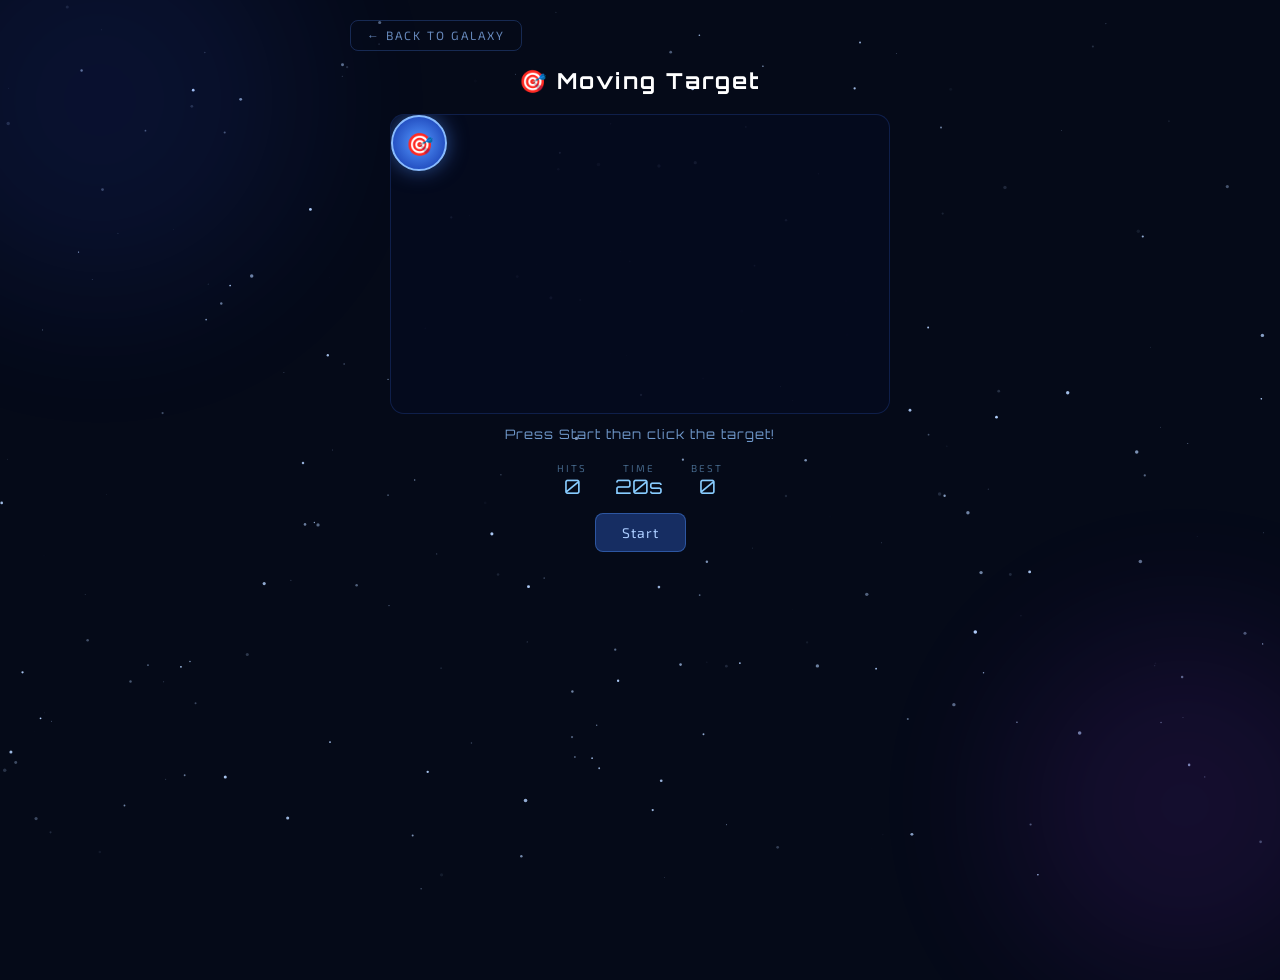
<file: target.html>
<!DOCTYPE html>
<html lang="en">
<head>
<meta charset="UTF-8">
<meta name="viewport" content="width=device-width, initial-scale=1.0">
<title>Moving Target — Game Galaxy</title>
<link rel="stylesheet" href="style.css">
<style>
  #arena {
    position:relative; width:100%; max-width:500px; height:300px;
    margin:0 auto; background:rgba(5,10,30,0.9);
    border:1px solid rgba(60,120,255,0.2); border-radius:14px;
    overflow:hidden; cursor:crosshair;
  }
  #target {
    position:absolute; width:56px; height:56px; border-radius:50%;
    background:radial-gradient(circle,#5599ff,#1133aa);
    border:2px solid #88bbff; display:flex; align-items:center;
    justify-content:center; cursor:pointer; font-size:22px;
    box-shadow:0 0 20px rgba(80,150,255,0.5);
    transition:left 0.12s ease, top 0.12s ease; user-select:none;
  }
</style>
</head>
<body>
<canvas id="starfield"></canvas>
<div class="nebula nebula-1"></div>
<div class="nebula nebula-2"></div>
<div class="content">
  <div class="game-wrap">
    <a class="back-btn" href="https://evan64721.github.io/GameGalaxy/" onclick="event.preventDefault();navigate('https://evan64721.github.io/GameGalaxy/')">← Back to Galaxy</a>
    <h2 class="game-title">🎯 Moving Target</h2>
    <div id="arena"><div id="target" onclick="hit()">🎯</div></div>
    <div class="msg" id="msg">Press Start then click the target!</div>
    <div class="stat-row">
      <div class="stat-item"><div class="stat-lbl">Hits</div><div class="stat-val" id="hits">0</div></div>
      <div class="stat-item"><div class="stat-lbl">Time</div><div class="stat-val" id="time">20s</div></div>
      <div class="stat-item"><div class="stat-lbl">Best</div><div class="stat-val" id="best">0</div></div>
    </div>
    <div class="controls"><button class="btn" id="startBtn" onclick="startGame()">Start</button></div>
  </div>
</div>
<script src="stars.js"></script>
<script>
  let hits=0, running=false, timeLeft=20, iv=null, moveIv=null;
  const saved=loadScore('target');
  let best=saved.best||0;
  document.getElementById('best').textContent=best;

  function moveTgt() {
    const arena=document.getElementById('arena'), t=document.getElementById('target');
    t.style.left=Math.floor(Math.random()*(arena.offsetWidth-60))+'px';
    t.style.top=Math.floor(Math.random()*(arena.offsetHeight-60))+'px';
  }

  function startGame() {
    if(running) return;
    hits=0; timeLeft=20; running=true;
    document.getElementById('hits').textContent='0';
    document.getElementById('time').textContent='20s';
    document.getElementById('msg').textContent='Hit the target!';
    document.getElementById('startBtn').disabled=true;
    moveTgt(); clearInterval(moveIv); moveIv=setInterval(moveTgt,1000);
    clearInterval(iv);
    iv=setInterval(()=>{
      timeLeft--; document.getElementById('time').textContent=timeLeft+'s';
      if(timeLeft<=0) {
        clearInterval(iv); clearInterval(moveIv); running=false;
        document.getElementById('startBtn').disabled=false;
        if(hits>best){best=hits; document.getElementById('best').textContent=best;}
        const s=hits>=15?3:hits>=8?2:1;
        document.getElementById('msg').textContent=hits+' hits! '+'⭐'.repeat(s);
        saveScore('target',{best,stars:s});
      }
    },1000);
  }

  function hit() {
    if(!running) return;
    hits++; document.getElementById('hits').textContent=hits; moveTgt();
  }
</script>
</body>
</html>
</file>
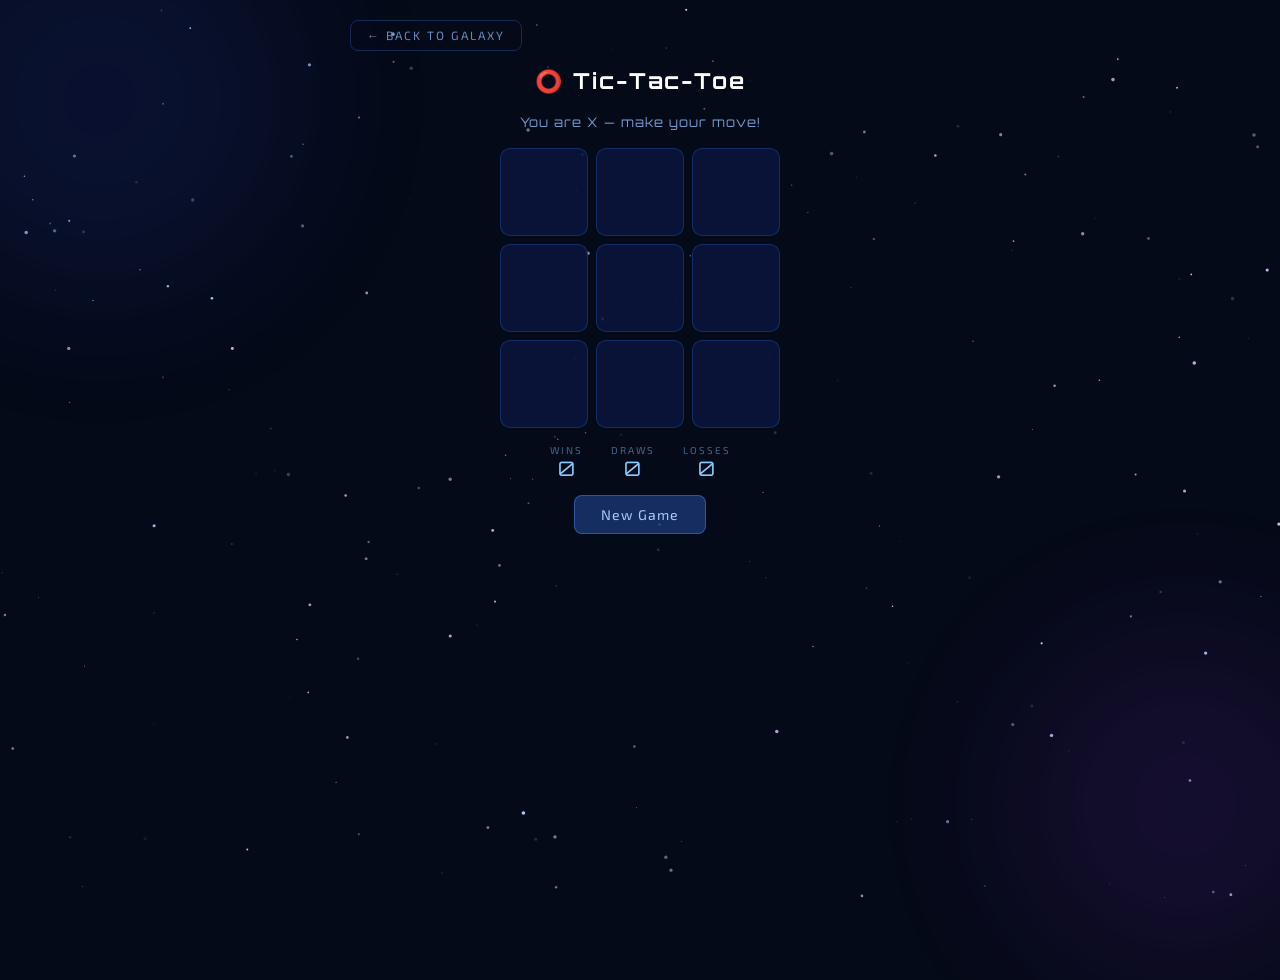
<file: ttt.html>
<!DOCTYPE html>
<html lang="en">
<head>
<meta charset="UTF-8">
<meta name="viewport" content="width=device-width, initial-scale=1.0">
<title>Tic-Tac-Toe — Game Galaxy</title>
<link rel="stylesheet" href="style.css">
<style>
  #board{display:grid;grid-template-columns:repeat(3,1fr);gap:8px;max-width:280px;margin:0 auto;}
  .cell{
    aspect-ratio:1; background:rgba(10,20,60,0.9);
    border:1px solid rgba(60,120,255,0.25); border-radius:10px;
    display:flex; align-items:center; justify-content:center;
    font-size:44px; cursor:pointer; user-select:none;
    transition:background 0.15s, transform 0.1s;
  }
  .cell:hover:not(.taken){background:rgba(25,50,110,0.9);transform:scale(1.04);}
  .cell.taken{cursor:default;}
  .cell.win-cell{background:rgba(20,60,30,0.9);border-color:rgba(60,200,120,0.5);}
  .x{color:#55aaff;} .o{color:#ff5566;}
</style>
</head>
<body>
<canvas id="starfield"></canvas>
<div class="nebula nebula-1"></div>
<div class="nebula nebula-2"></div>
<div class="content">
  <div class="game-wrap">
    <a class="back-btn" href="https://evan64721.github.io/GameGalaxy/" onclick="event.preventDefault();navigate('https://evan64721.github.io/GameGalaxy/')">← Back to Galaxy</a>
    <h2 class="game-title">⭕ Tic-Tac-Toe</h2>
    <div class="msg" id="msg">You are X — make your move!</div>
    <div id="board"></div>
    <div class="stat-row" style="margin-top:16px;">
      <div class="stat-item"><div class="stat-lbl">Wins</div><div class="stat-val" id="wins">0</div></div>
      <div class="stat-item"><div class="stat-lbl">Draws</div><div class="stat-val" id="draws">0</div></div>
      <div class="stat-item"><div class="stat-lbl">Losses</div><div class="stat-val" id="losses">0</div></div>
    </div>
    <div class="controls"><button class="btn" onclick="newGame()">New Game</button></div>
  </div>
</div>
<script src="stars.js"></script>
<script>
  const lines=[[0,1,2],[3,4,5],[6,7,8],[0,3,6],[1,4,7],[2,5,8],[0,4,8],[2,4,6]];
  let board,over,wins=0,draws=0,losses=0;

  function newGame(){
    board=new Array(9).fill(''); over=false;
    document.getElementById('msg').textContent='You are X — make your move!';
    const el=document.getElementById('board'); el.innerHTML='';
    for(let i=0;i<9;i++){
      const cell=document.createElement('div'); cell.className='cell'; cell.dataset.i=i;
      cell.addEventListener('click',()=>playerMove(i)); el.appendChild(cell);
    }
  }

  function playerMove(i){
    if(over||board[i]) return;
    board[i]='X'; render();
    const win=checkWin('X');
    if(win){highlight(win);over=true;wins++;updateStats();saveScore('ttt',{stars:2});document.getElementById('msg').textContent='🎉 You win!';return;}
    if(board.every(c=>c)){over=true;draws++;updateStats();saveScore('ttt',{stars:1});document.getElementById('msg').textContent="It's a draw!";return;}
    document.getElementById('msg').textContent='CPU thinking...';
    setTimeout(()=>{
      cpuMove(); render();
      const cwin=checkWin('O');
      if(cwin){highlight(cwin);over=true;losses++;updateStats();document.getElementById('msg').textContent='CPU wins!';return;}
      if(board.every(c=>c)){over=true;draws++;updateStats();saveScore('ttt',{stars:1});document.getElementById('msg').textContent="Draw!";return;}
      document.getElementById('msg').textContent='Your move!';
    },400);
  }

  function cpuMove(){
    for(const p of['O','X']){
      for(const line of lines){
        const mine=line.filter(i=>board[i]===p), empty=line.filter(i=>!board[i]);
        if(mine.length===2&&empty.length===1){board[empty[0]]='O';return;}
      }
    }
    if(!board[4]){board[4]='O';return;}
    const corners=[0,2,6,8].filter(i=>!board[i]);
    if(corners.length){board[corners[Math.floor(Math.random()*corners.length)]]='O';return;}
    const empty=board.map((v,i)=>v?null:i).filter(v=>v!==null);
    if(empty.length)board[empty[Math.floor(Math.random()*empty.length)]]='O';
  }

  function checkWin(p){return lines.find(line=>line.every(i=>board[i]===p))||null;}
  function render(){
    document.querySelectorAll('.cell').forEach((el,i)=>{
      el.textContent=board[i];
      el.className='cell'+(board[i]?' taken '+board[i].toLowerCase():'');
    });
  }
  function highlight(line){line.forEach(i=>document.querySelector(`.cell[data-i="${i}"]`).classList.add('win-cell'));}
  function updateStats(){
    document.getElementById('wins').textContent=wins;
    document.getElementById('draws').textContent=draws;
    document.getElementById('losses').textContent=losses;
  }
  newGame();
</script>
</body>
</html>
</file>
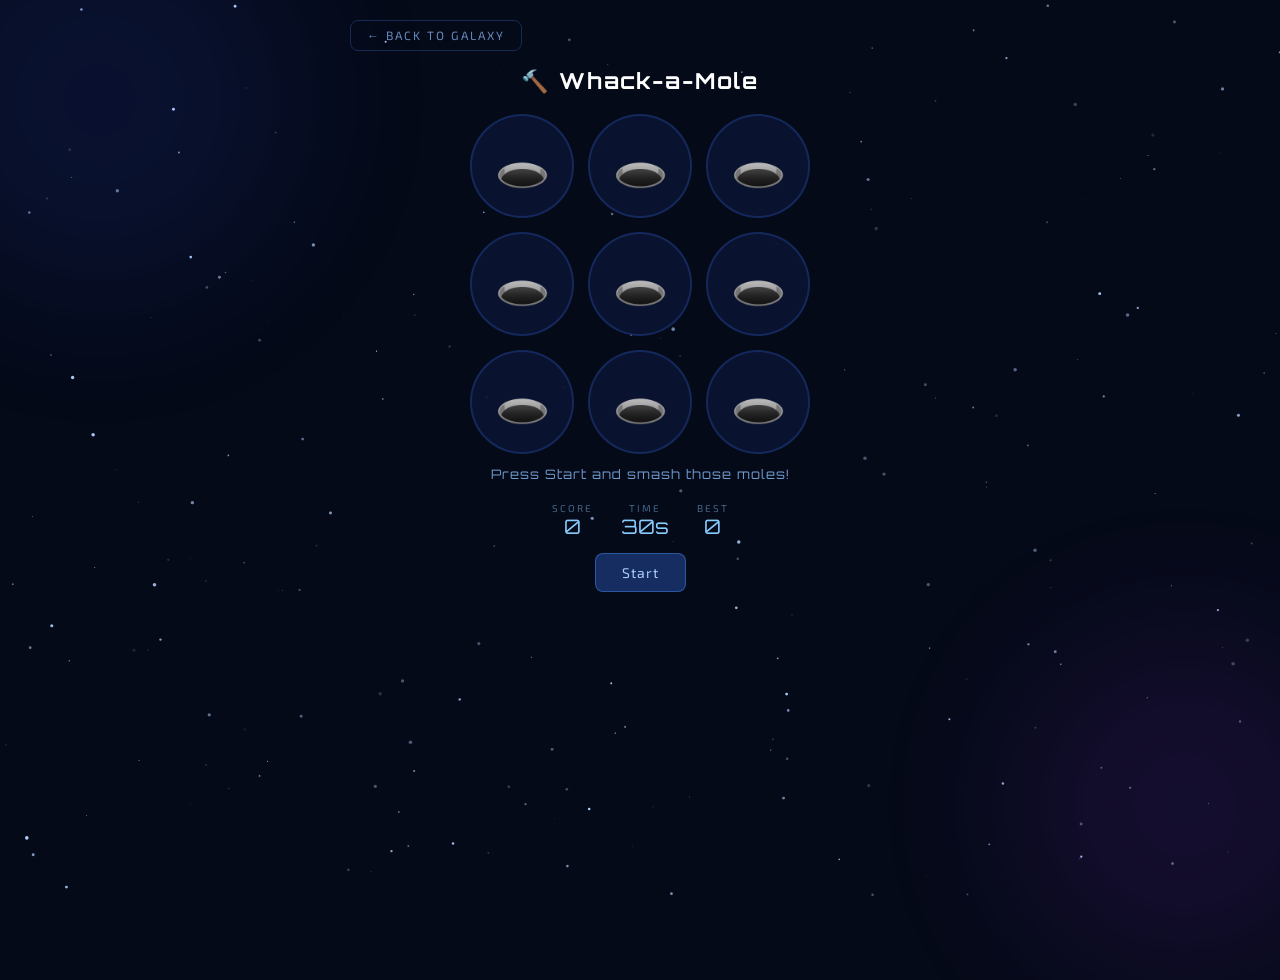
<file: whack.html>
<!DOCTYPE html>
<html lang="en">
<head>
<meta charset="UTF-8">
<meta name="viewport" content="width=device-width, initial-scale=1.0">
<title>Whack-a-Mole — Game Galaxy</title>
<link rel="stylesheet" href="style.css">
<style>
  .grid { display:grid; grid-template-columns:repeat(3,1fr); gap:14px; max-width:340px; margin:0 auto; }
  .hole {
    aspect-ratio:1; background:rgba(10,20,50,0.9);
    border:2px solid rgba(50,90,200,0.3); border-radius:50%;
    display:flex; align-items:center; justify-content:center;
    font-size:44px; cursor:pointer; user-select:none;
    transition:background 0.1s, transform 0.1s;
  }
  .hole.up { background:rgba(20,60,20,0.9); border-color:rgba(60,200,80,0.5); transform:scale(1.06); }
  .hole.bonk { background:rgba(60,10,10,0.9); transform:scale(0.95); }
</style>
</head>
<body>
<canvas id="starfield"></canvas>
<div class="nebula nebula-1"></div>
<div class="nebula nebula-2"></div>
<div class="content">
  <div class="game-wrap">
    <a class="back-btn" href="https://evan64721.github.io/GameGalaxy/" onclick="event.preventDefault();navigate('https://evan64721.github.io/GameGalaxy/')">← Back to Galaxy</a>
    <h2 class="game-title">🔨 Whack-a-Mole</h2>
    <div class="grid" id="grid"></div>
    <div class="msg" id="msg">Press Start and smash those moles!</div>
    <div class="stat-row">
      <div class="stat-item"><div class="stat-lbl">Score</div><div class="stat-val" id="score">0</div></div>
      <div class="stat-item"><div class="stat-lbl">Time</div><div class="stat-val" id="time">30s</div></div>
      <div class="stat-item"><div class="stat-lbl">Best</div><div class="stat-val" id="best">0</div></div>
    </div>
    <div class="controls"><button class="btn" id="startBtn" onclick="startGame()">Start</button></div>
  </div>
</div>
<script src="stars.js"></script>
<script>
  let score=0,running=false,timeLeft=30,iv=null,moleIv=null;
  const saved=loadScore('whack');
  let best=saved.best||0;
  document.getElementById('best').textContent=best;
  let active=new Array(9).fill(false);

  const grid=document.getElementById('grid');
  for(let i=0;i<9;i++){
    const h=document.createElement('div'); h.className='hole'; h.dataset.i=i; h.textContent='🕳️';
    h.addEventListener('click',()=>whack(i));
    h.addEventListener('touchstart',e=>{e.preventDefault();whack(i);},{passive:false});
    grid.appendChild(h);
  }

  function getHole(i){return document.querySelector(`.hole[data-i="${i}"]`);}

  function popMole(){
    const i=Math.floor(Math.random()*9); if(active[i]) return;
    active[i]=true; const h=getHole(i); h.textContent='🦔'; h.classList.add('up');
    setTimeout(()=>{ if(active[i]){active[i]=false; h.textContent='🕳️'; h.classList.remove('up');} },950);
  }

  function whack(i){
    if(!running||!active[i]) return;
    active[i]=false; score++; document.getElementById('score').textContent=score;
    const h=getHole(i); h.textContent='💥'; h.classList.remove('up'); h.classList.add('bonk');
    setTimeout(()=>{h.textContent='🕳️'; h.classList.remove('bonk');},300);
  }

  function startGame(){
    if(running) return;
    score=0; timeLeft=30; running=true; active.fill(false);
    document.getElementById('score').textContent='0';
    document.getElementById('time').textContent='30s';
    document.getElementById('msg').textContent='Whack those moles!';
    document.getElementById('startBtn').disabled=true;
    document.querySelectorAll('.hole').forEach(h=>{h.textContent='🕳️'; h.className='hole';});
    clearInterval(moleIv); moleIv=setInterval(popMole,650);
    clearInterval(iv);
    iv=setInterval(()=>{
      timeLeft--; document.getElementById('time').textContent=timeLeft+'s';
      if(timeLeft<=0){
        clearInterval(iv); clearInterval(moleIv); running=false; active.fill(false);
        document.querySelectorAll('.hole').forEach(h=>{h.textContent='🕳️'; h.className='hole';});
        document.getElementById('startBtn').disabled=false;
        if(score>best){best=score; document.getElementById('best').textContent=best;}
        const s=score>=20?3:score>=10?2:1;
        document.getElementById('msg').textContent='Done! '+score+' hits! '+'⭐'.repeat(s);
        saveScore('whack',{best,stars:s});
      }
    },1000);
  }
</script>
</body>
</html>
</file>
<file: style.css>
@import url('https://fonts.googleapis.com/css2?family=Orbitron:wght@400;700;900&family=Exo+2:wght@300;400;600&display=swap');

*, *::before, *::after { box-sizing: border-box; margin: 0; padding: 0; }

body {
  font-family: 'Exo 2', sans-serif;
  background: #050a18;
  color: #e0eaff;
  min-height: 100vh;
  overflow-x: hidden;
  animation: fadeIn 0.5s ease forwards;
}

@keyframes fadeIn {
  from { opacity: 0; transform: translateY(10px); }
  to   { opacity: 1; transform: translateY(0); }
}

body.fade-out {
  opacity: 0;
  transition: opacity 0.3s ease;
  pointer-events: none;
}

#starfield { position: fixed; inset: 0; z-index: 0; pointer-events: none; }

.nebula { position: fixed; border-radius: 50%; filter: blur(80px); opacity: 0.1; pointer-events: none; z-index: 0; }
.nebula-1 { width: 400px; height: 400px; background: #3355ff; top: -100px; left: -100px; }
.nebula-2 { width: 350px; height: 350px; background: #aa33ff; bottom: -80px; right: -80px; }
.nebula-3 { width: 250px; height: 250px; background: #0099ff; top: 40%; left: 60%; }

.content { position: relative; z-index: 1; }

h1 { font-family: 'Orbitron', monospace; font-weight: 900; letter-spacing: 4px; text-transform: uppercase; color: #fff; }
h2 { font-family: 'Orbitron', monospace; font-weight: 700; letter-spacing: 2px; color: #fff; }

.btn {
  background: rgba(30,60,130,0.7);
  border: 1px solid rgba(80,150,255,0.4);
  color: #aaccff;
  font-family: 'Exo 2', sans-serif;
  font-size: 14px; padding: 10px 26px; border-radius: 8px;
  cursor: pointer; letter-spacing: 1px;
  transition: all 0.15s; text-decoration: none; display: inline-block;
}
.btn:hover { background: rgba(50,90,180,0.9); border-color: #88aaff; color: #fff; transform: translateY(-1px); }
.btn:disabled { opacity: 0.4; cursor: not-allowed; transform: none; }

.back-btn {
  display: inline-block; margin: 20px 0 16px;
  background: transparent; border: 1px solid rgba(80,140,255,0.25);
  color: #6688bb; font-family: 'Exo 2', sans-serif;
  font-size: 12px; letter-spacing: 2px; text-transform: uppercase;
  padding: 7px 16px; border-radius: 8px; cursor: pointer;
  text-decoration: none; transition: all 0.15s;
}
.back-btn:hover { border-color: #88aaff; color: #aaccff; background: rgba(30,60,130,0.3); }

.game-wrap { max-width: 620px; margin: 0 auto; padding: 0 20px 80px; }
.game-title { text-align: center; font-size: 22px; margin-bottom: 20px; }

.msg {
  text-align: center; font-family: 'Orbitron', monospace;
  font-size: 13px; color: #7099cc; min-height: 22px;
  margin: 12px 0; letter-spacing: 1px;
}

.stat-row { display: flex; justify-content: center; gap: 28px; margin: 14px 0; }
.stat-item { text-align: center; }
.stat-lbl { font-size: 10px; color: #446688; letter-spacing: 2px; text-transform: uppercase; }
.stat-val { font-family: 'Orbitron', monospace; font-size: 20px; color: #88ccff; }

.controls { display: flex; gap: 10px; justify-content: center; margin-top: 14px; flex-wrap: wrap; }

.canvas-wrap {
  background: rgba(5,10,30,0.9);
  border: 1px solid rgba(60,120,255,0.2);
  border-radius: 12px; overflow: hidden; margin: 0 auto;
}

canvas { display: block; margin: 0 auto; }
.hint { text-align: center; font-size: 11px; color: #334466; letter-spacing: 1px; margin-top: 8px; }
</file>
